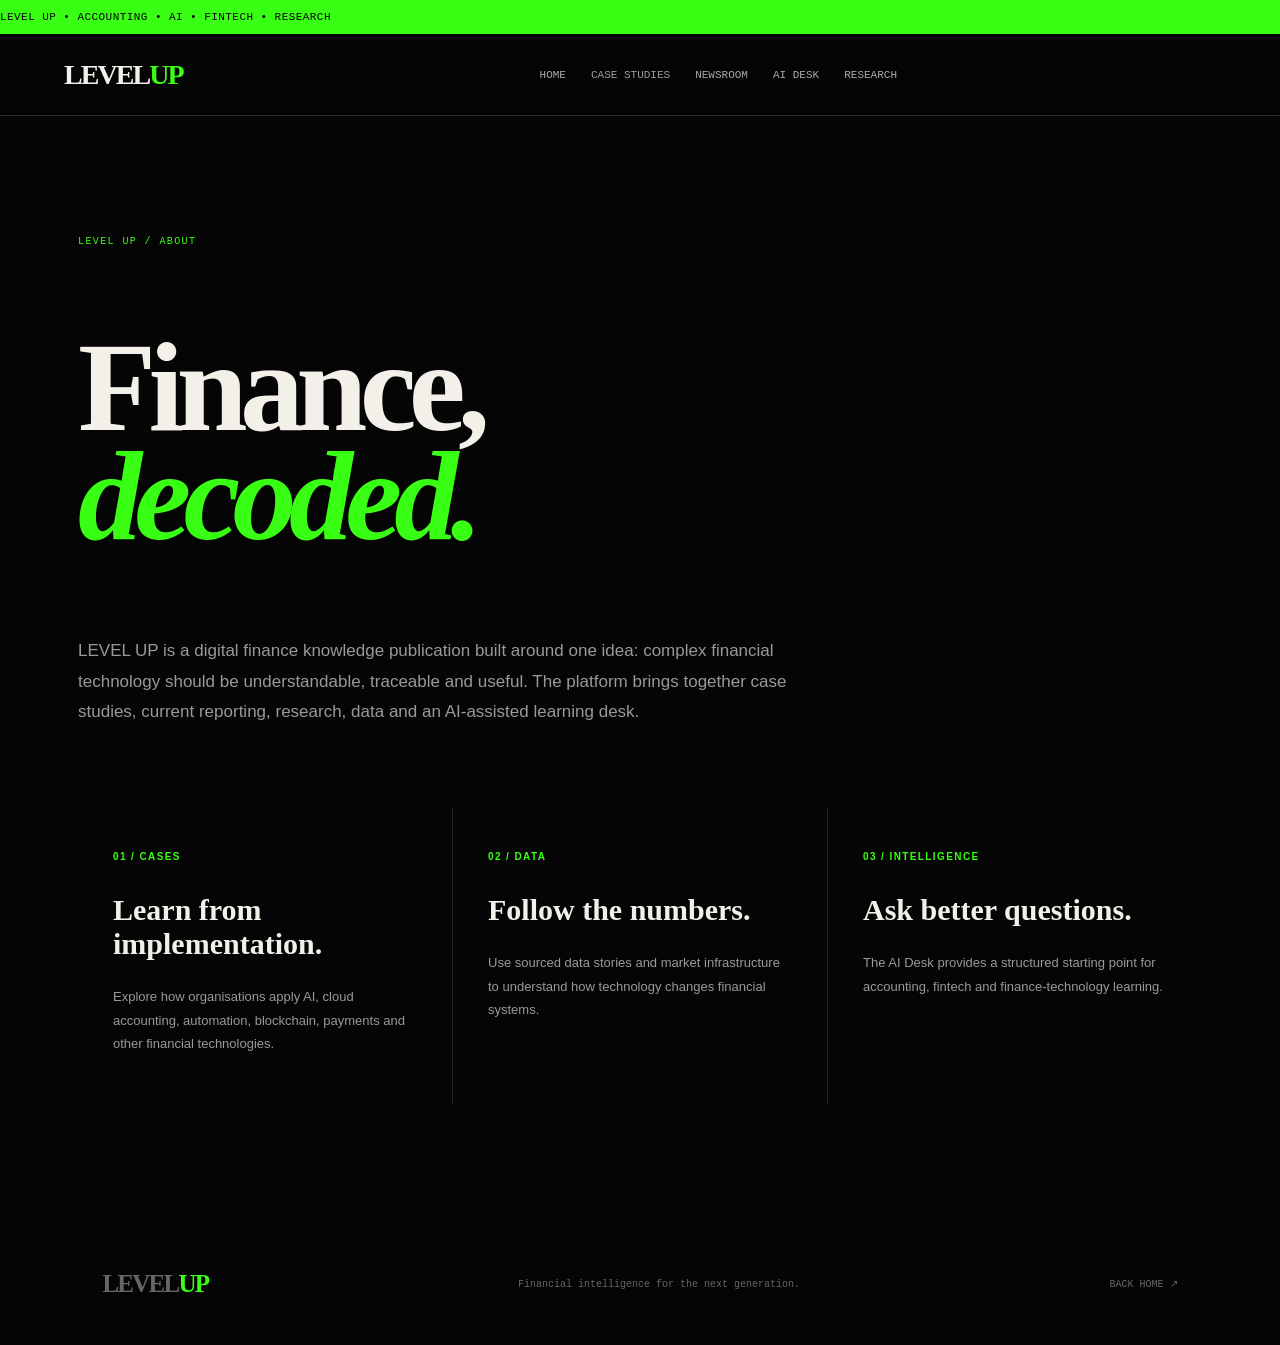
<file: about.html>
<!doctype html><html lang="en"><head><meta charset="utf-8"><meta name="viewport" content="width=device-width,initial-scale=1"><title>About — LEVEL UP</title><link rel="stylesheet" href="style.css"><style>
.about{max-width:1180px;margin:auto;padding:120px 28px}.about h1{font:700 clamp(65px,10vw,145px)/.85 Georgia,serif;letter-spacing:-.06em}.about h1 em{color:#39FF14}.about p{max-width:760px;color:#999;font-size:17px;line-height:1.8}.about-grid{display:grid;grid-template-columns:repeat(3,1fr);gap:1px;background:#222;margin-top:80px}.about-grid article{background:#050505;padding:35px}.about-grid b{color:#39FF14;font-size:10px;letter-spacing:.14em}.about-grid h2{font:700 30px Georgia,serif}.about-grid p{font-size:13px}@media(max-width:750px){.about-grid{grid-template-columns:1fr}}
</style></head><body><div class="ticker"><div class="ticker-track">LEVEL UP • ACCOUNTING • AI • FINTECH • RESEARCH</div></div><header class="site-header"><a class="brand" href="index.html">LEVEL<span>UP</span></a><nav><a href="index.html">HOME</a><a href="case-studies.html">CASE STUDIES</a><a href="news.html">NEWSROOM</a><a href="ai-desk.html">AI DESK</a><a href="research.html">RESEARCH</a></nav></header><main class="about"><div class="eyebrow">LEVEL UP / ABOUT</div><h1>Finance,<br><em>decoded.</em></h1><p>LEVEL UP is a digital finance knowledge publication built around one idea: complex financial technology should be understandable, traceable and useful. The platform brings together case studies, current reporting, research, data and an AI-assisted learning desk.</p><div class="about-grid"><article><b>01 / CASES</b><h2>Learn from implementation.</h2><p>Explore how organisations apply AI, cloud accounting, automation, blockchain, payments and other financial technologies.</p></article><article><b>02 / DATA</b><h2>Follow the numbers.</h2><p>Use sourced data stories and market infrastructure to understand how technology changes financial systems.</p></article><article><b>03 / INTELLIGENCE</b><h2>Ask better questions.</h2><p>The AI Desk provides a structured starting point for accounting, fintech and finance-technology learning.</p></article></div></main><footer class="site-footer"><div class="brand">LEVEL<span>UP</span></div><p>Financial intelligence for the next generation.</p><a href="index.html">BACK HOME ↗</a></footer></body></html>
</file>
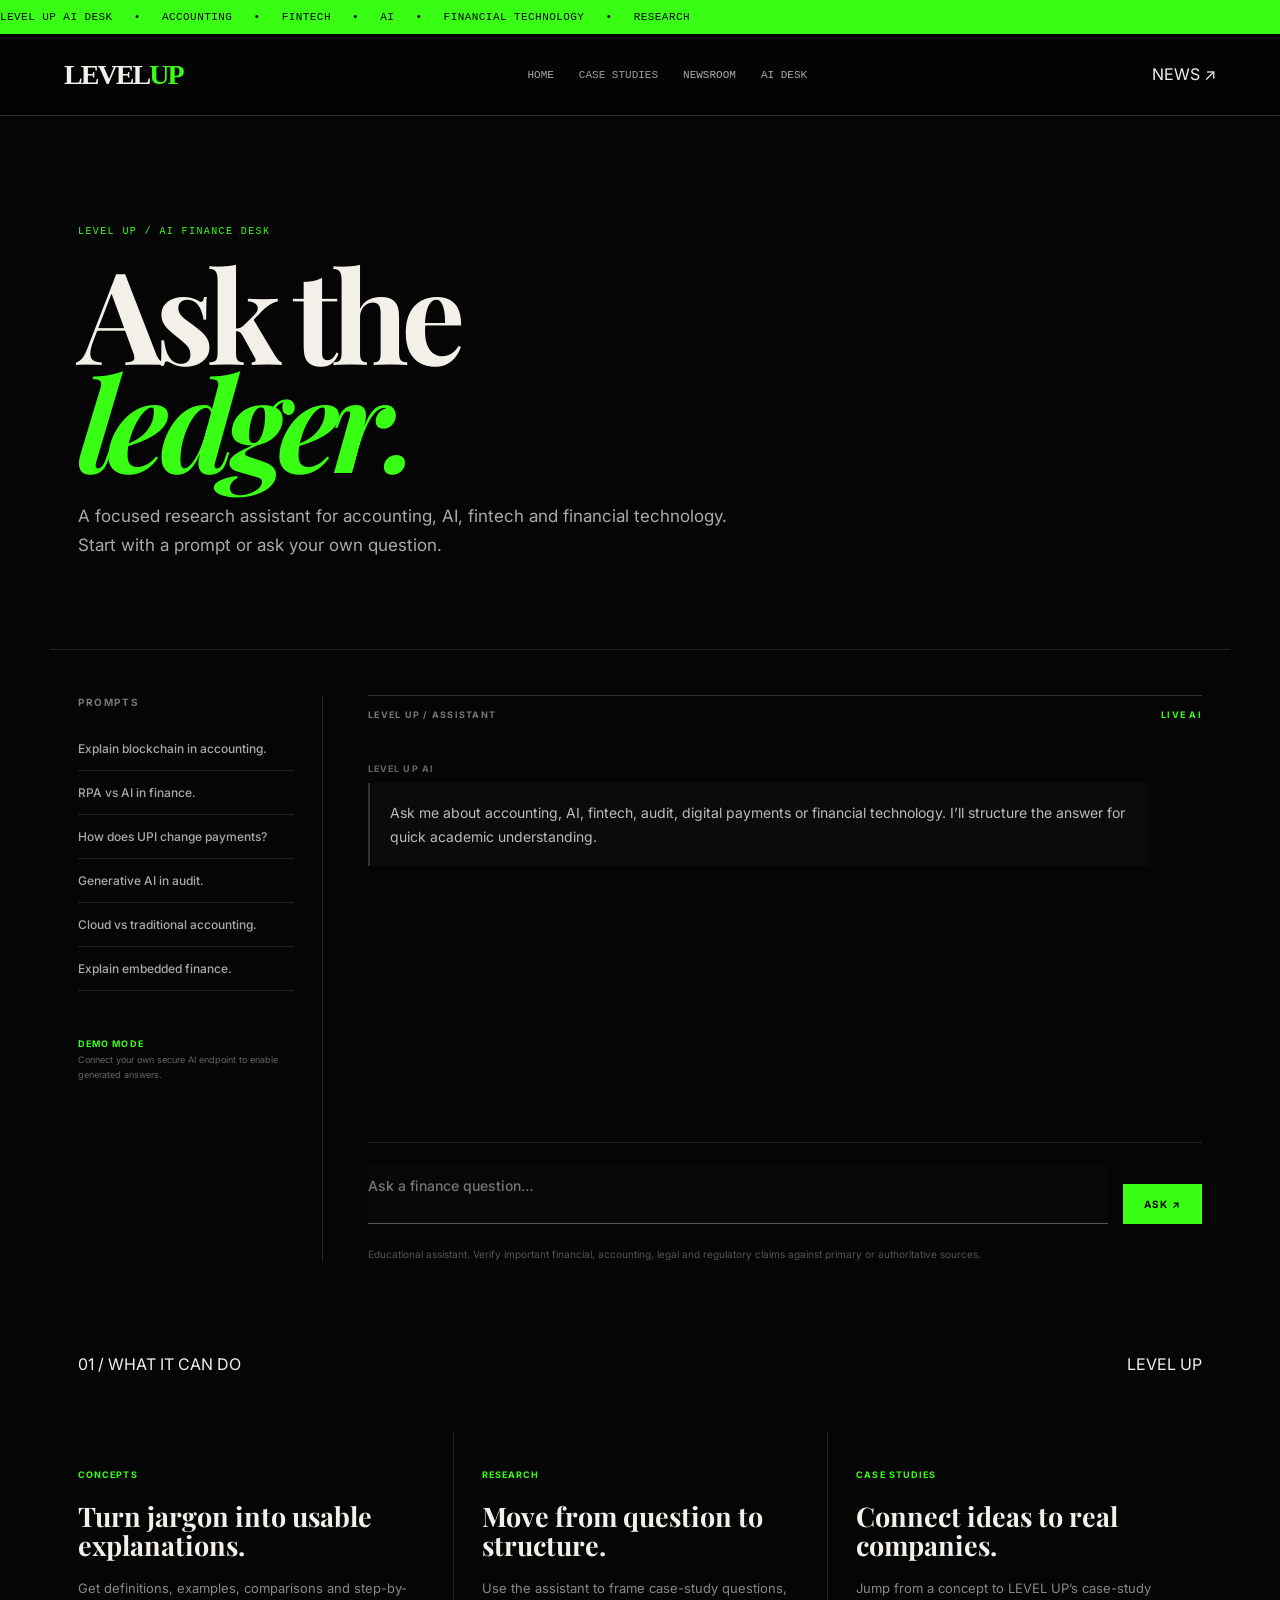
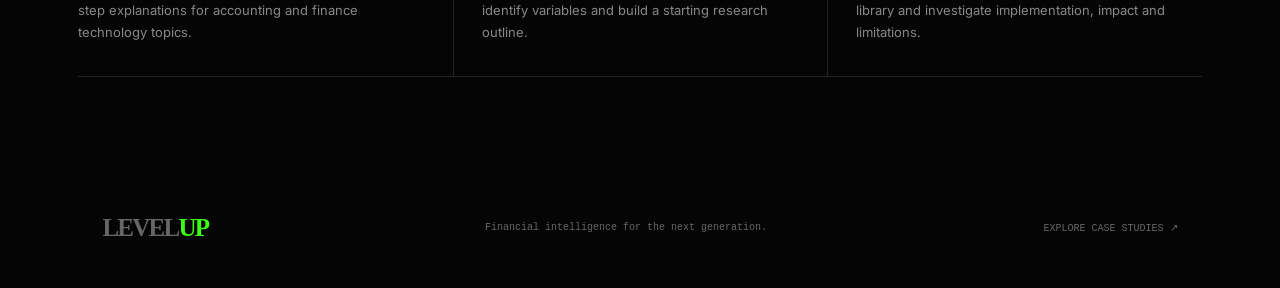
<file: ai-desk.html>
<!DOCTYPE html>
<html lang="en">
<head>
<meta charset="UTF-8">
<meta name="viewport" content="width=device-width, initial-scale=1.0">
<title>AI Finance Desk — LEVEL UP</title>
<link rel="preconnect" href="https://fonts.googleapis.com">
<link rel="preconnect" href="https://fonts.gstatic.com" crossorigin>
<link href="https://fonts.googleapis.com/css2?family=Inter:wght@400;500;600;700&family=Playfair+Display:ital,wght@0,600;0,700;1,600;1,700&display=swap" rel="stylesheet">
<link rel="stylesheet" href="style.css">
<link rel="stylesheet" href="ai-desk.css">
</head>
<body>
<div class="ticker"><div class="ticker-track">LEVEL UP AI DESK &nbsp; • &nbsp; ACCOUNTING &nbsp; • &nbsp; FINTECH &nbsp; • &nbsp; AI &nbsp; • &nbsp; FINANCIAL TECHNOLOGY &nbsp; • &nbsp; RESEARCH</div></div>
<header class="site-header">
  <a class="brand" href="index.html">LEVEL<span>UP</span></a>
  <nav>
    <a href="index.html">HOME</a>
    <a href="case-studies.html">CASE STUDIES</a>
    <a href="news.html">NEWSROOM</a>
    <a class="active" href="ai-desk.html">AI DESK</a>
  </nav>
  <a class="search-trigger" href="news.html">NEWS ↗</a>
</header>

<main class="desk">
<section class="desk-hero">
  <div class="eyebrow">LEVEL UP / AI FINANCE DESK</div>
  <h1>Ask the<br><em>ledger.</em></h1>
  <p>A focused research assistant for accounting, AI, fintech and financial technology. Start with a prompt or ask your own question.</p>
</section>

<section class="assistant-shell">
  <div class="desk-side">
    <div class="side-label">PROMPTS</div>
    <button class="prompt" data-prompt="Explain blockchain in accounting in simple terms.">Explain blockchain in accounting.</button>
    <button class="prompt" data-prompt="What is the difference between RPA and AI in finance?">RPA vs AI in finance.</button>
    <button class="prompt" data-prompt="How does UPI change digital payments in India?">How does UPI change payments?</button>
    <button class="prompt" data-prompt="What is generative AI used for in audit?">Generative AI in audit.</button>
    <button class="prompt" data-prompt="Compare cloud accounting with traditional accounting.">Cloud vs traditional accounting.</button>
    <button class="prompt" data-prompt="Explain embedded finance with a practical example.">Explain embedded finance.</button>
    <div class="side-note">DEMO MODE<br><span>Connect your own secure AI endpoint to enable generated answers.</span></div>
  </div>

  <div class="chat">
    <div class="chat-top"><span>LEVEL UP / ASSISTANT</span><span id="status">DEMO MODE</span></div>
    <div id="messages" class="messages">
      <div class="message assistant">
        <span class="msg-label">LEVEL UP AI</span>
        <div class="bubble">Ask me about accounting, AI, fintech, audit, digital payments or financial technology. I’ll structure the answer for quick academic understanding.</div>
      </div>
    </div>
    <form id="chatForm" class="composer">
      <textarea id="question" rows="2" placeholder="Ask a finance question…" required></textarea>
      <button type="submit">ASK ↗</button>
    </form>
    <div class="disclaimer">Educational assistant. Verify important financial, accounting, legal and regulatory claims against primary or authoritative sources.</div>
  </div>
</section>

<section class="desk-notes">
  <div class="section-head"><span>01 / WHAT IT CAN DO</span><span>LEVEL UP</span></div>
  <div class="notes-grid">
    <article><b>CONCEPTS</b><h2>Turn jargon into usable explanations.</h2><p>Get definitions, examples, comparisons and step-by-step explanations for accounting and finance technology topics.</p></article>
    <article><b>RESEARCH</b><h2>Move from question to structure.</h2><p>Use the assistant to frame case-study questions, identify variables and build a starting research outline.</p></article>
    <article><b>CASE STUDIES</b><h2>Connect ideas to real companies.</h2><p>Jump from a concept to LEVEL UP’s case-study library and investigate implementation, impact and limitations.</p></article>
  </div>
</section>
</main>

<footer class="site-footer">
  <div class="brand">LEVEL<span>UP</span></div>
  <p>Financial intelligence for the next generation.</p>
  <a href="case-studies.html">EXPLORE CASE STUDIES ↗</a>
</footer>

<script src="ai-desk.js"></script>
</body>
</html>
</file>
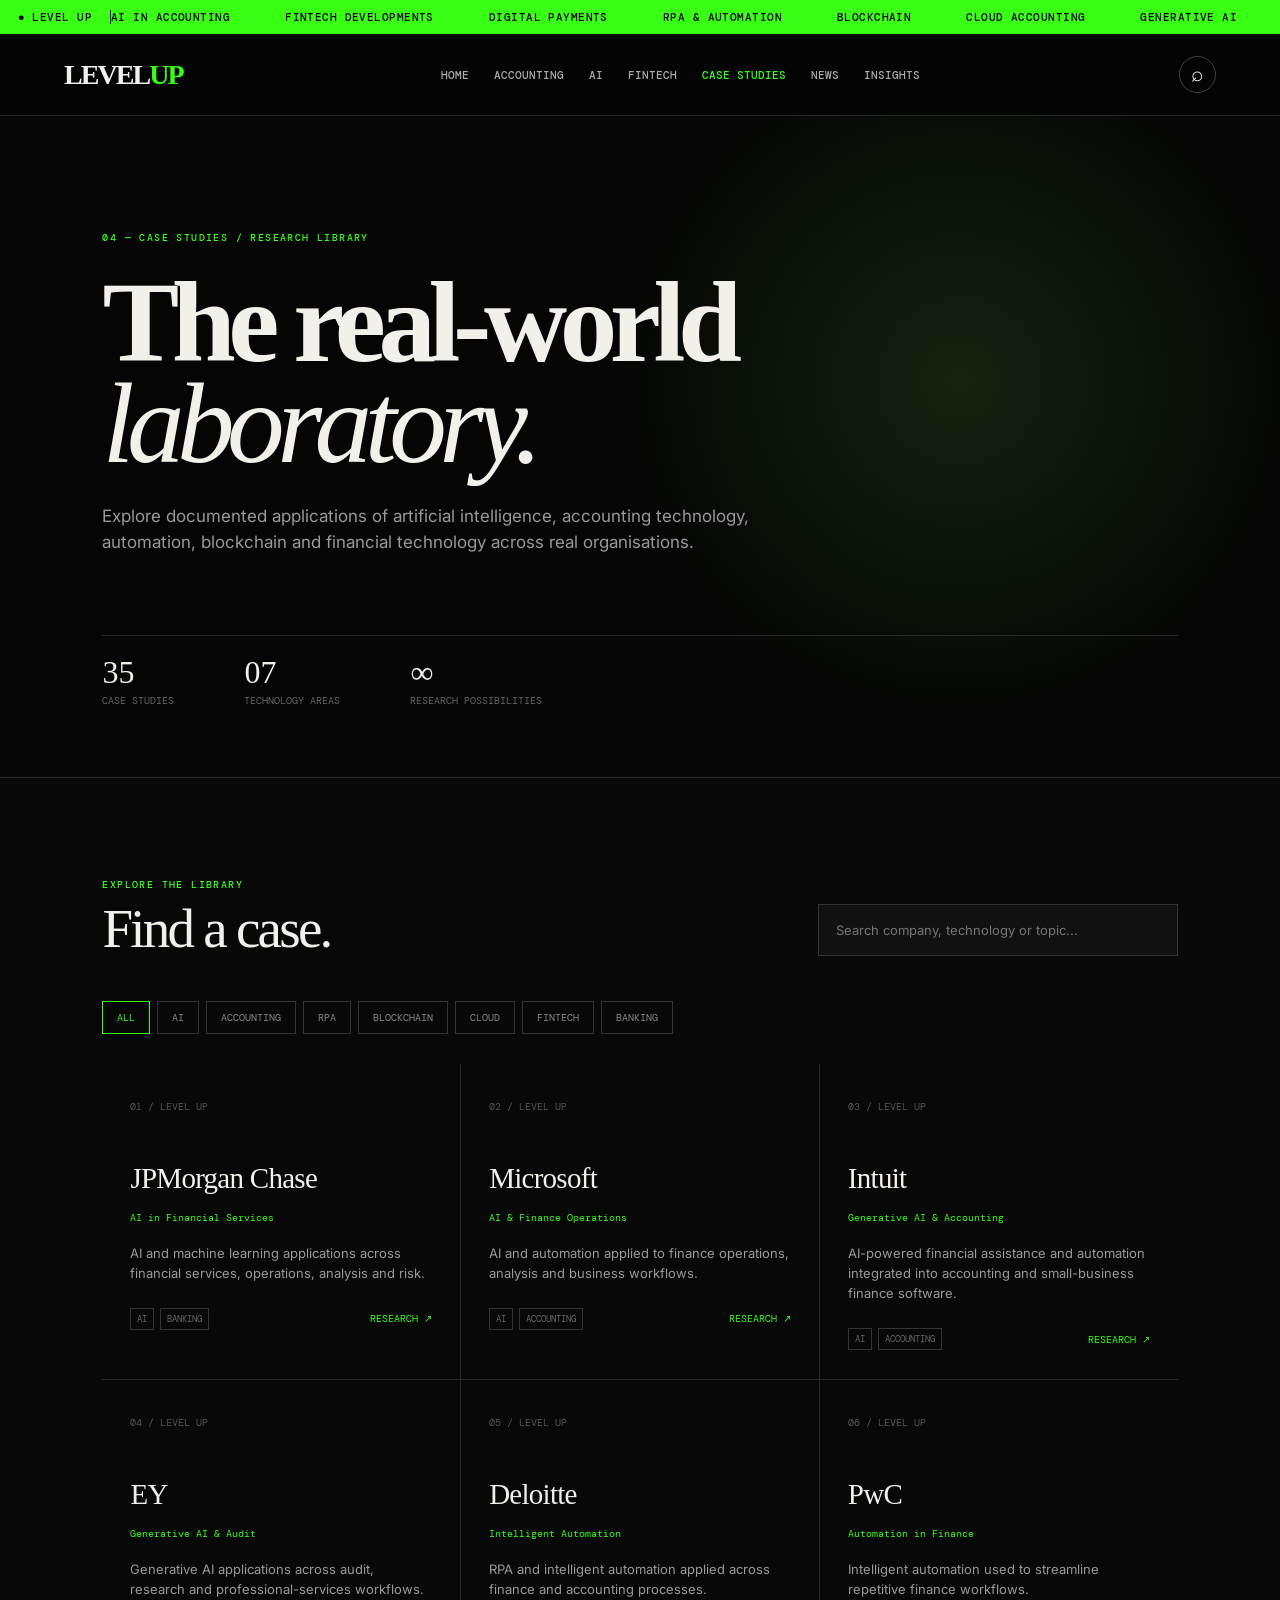
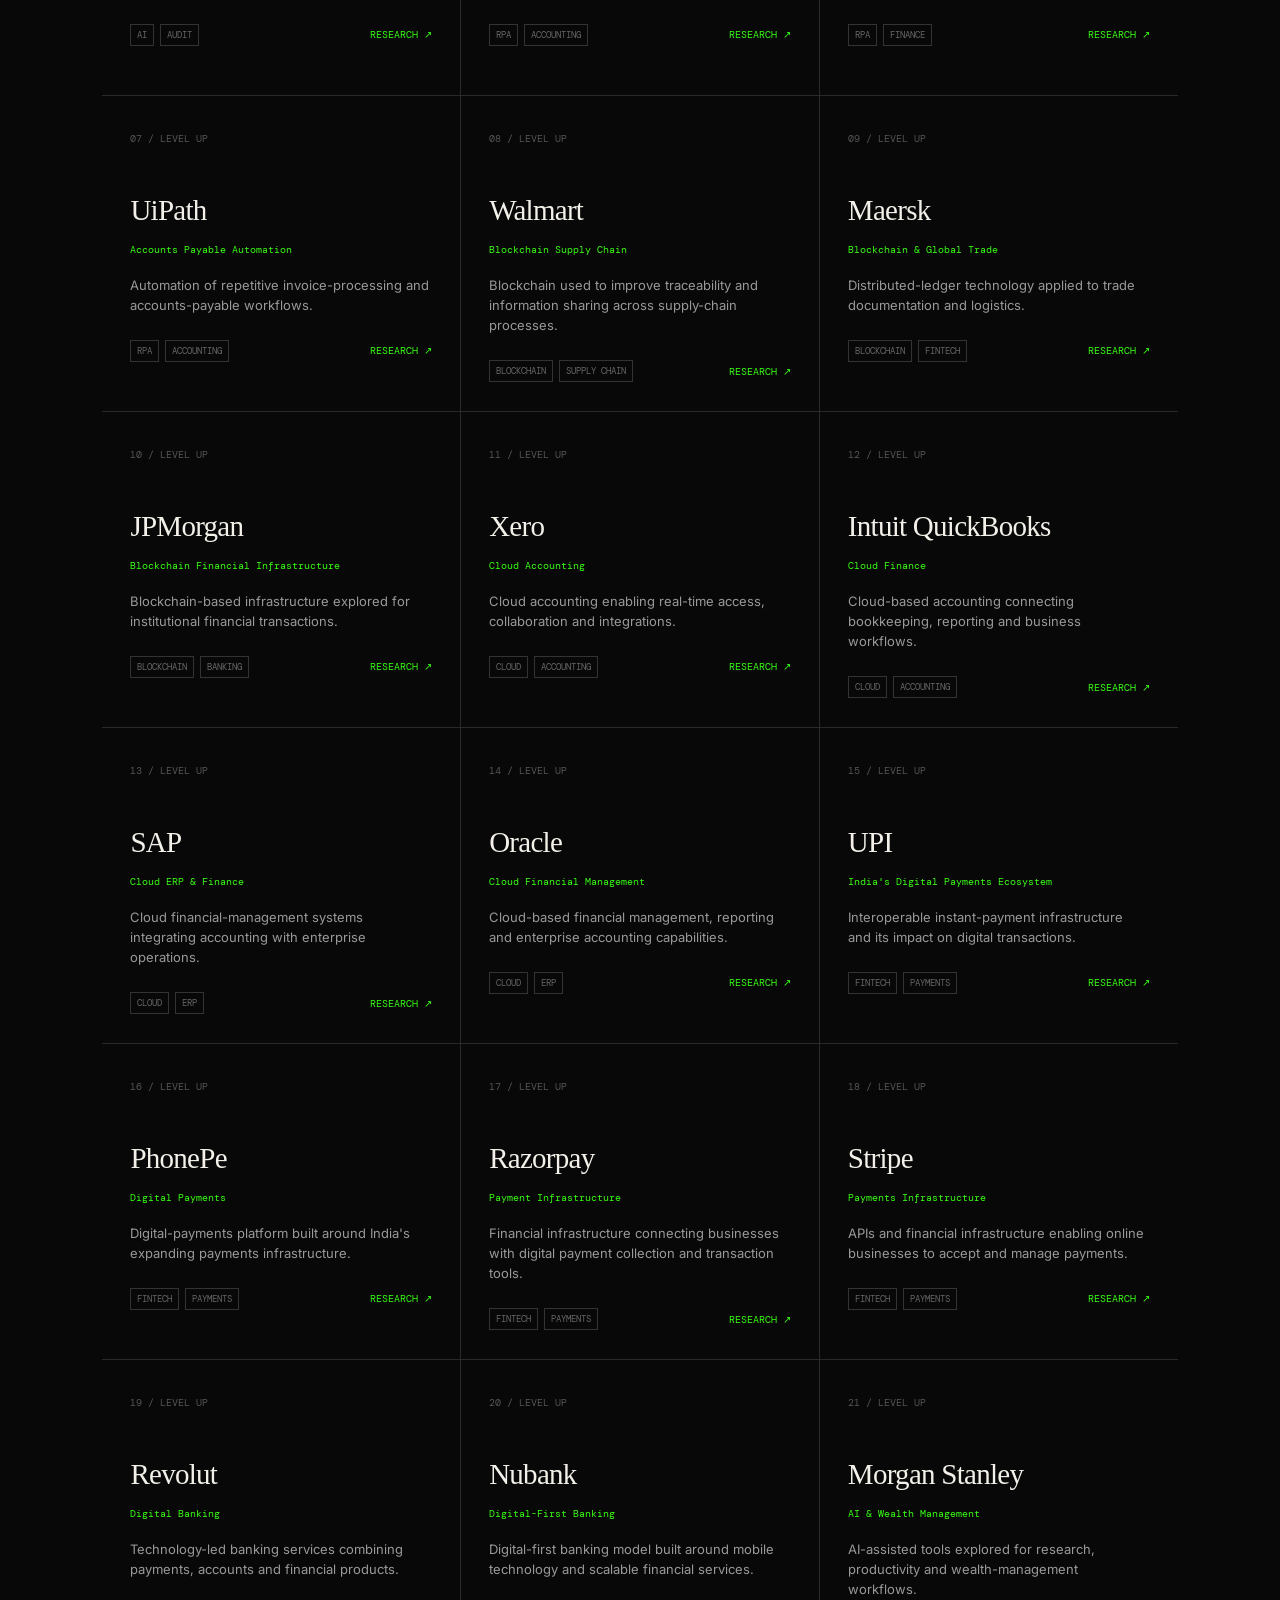
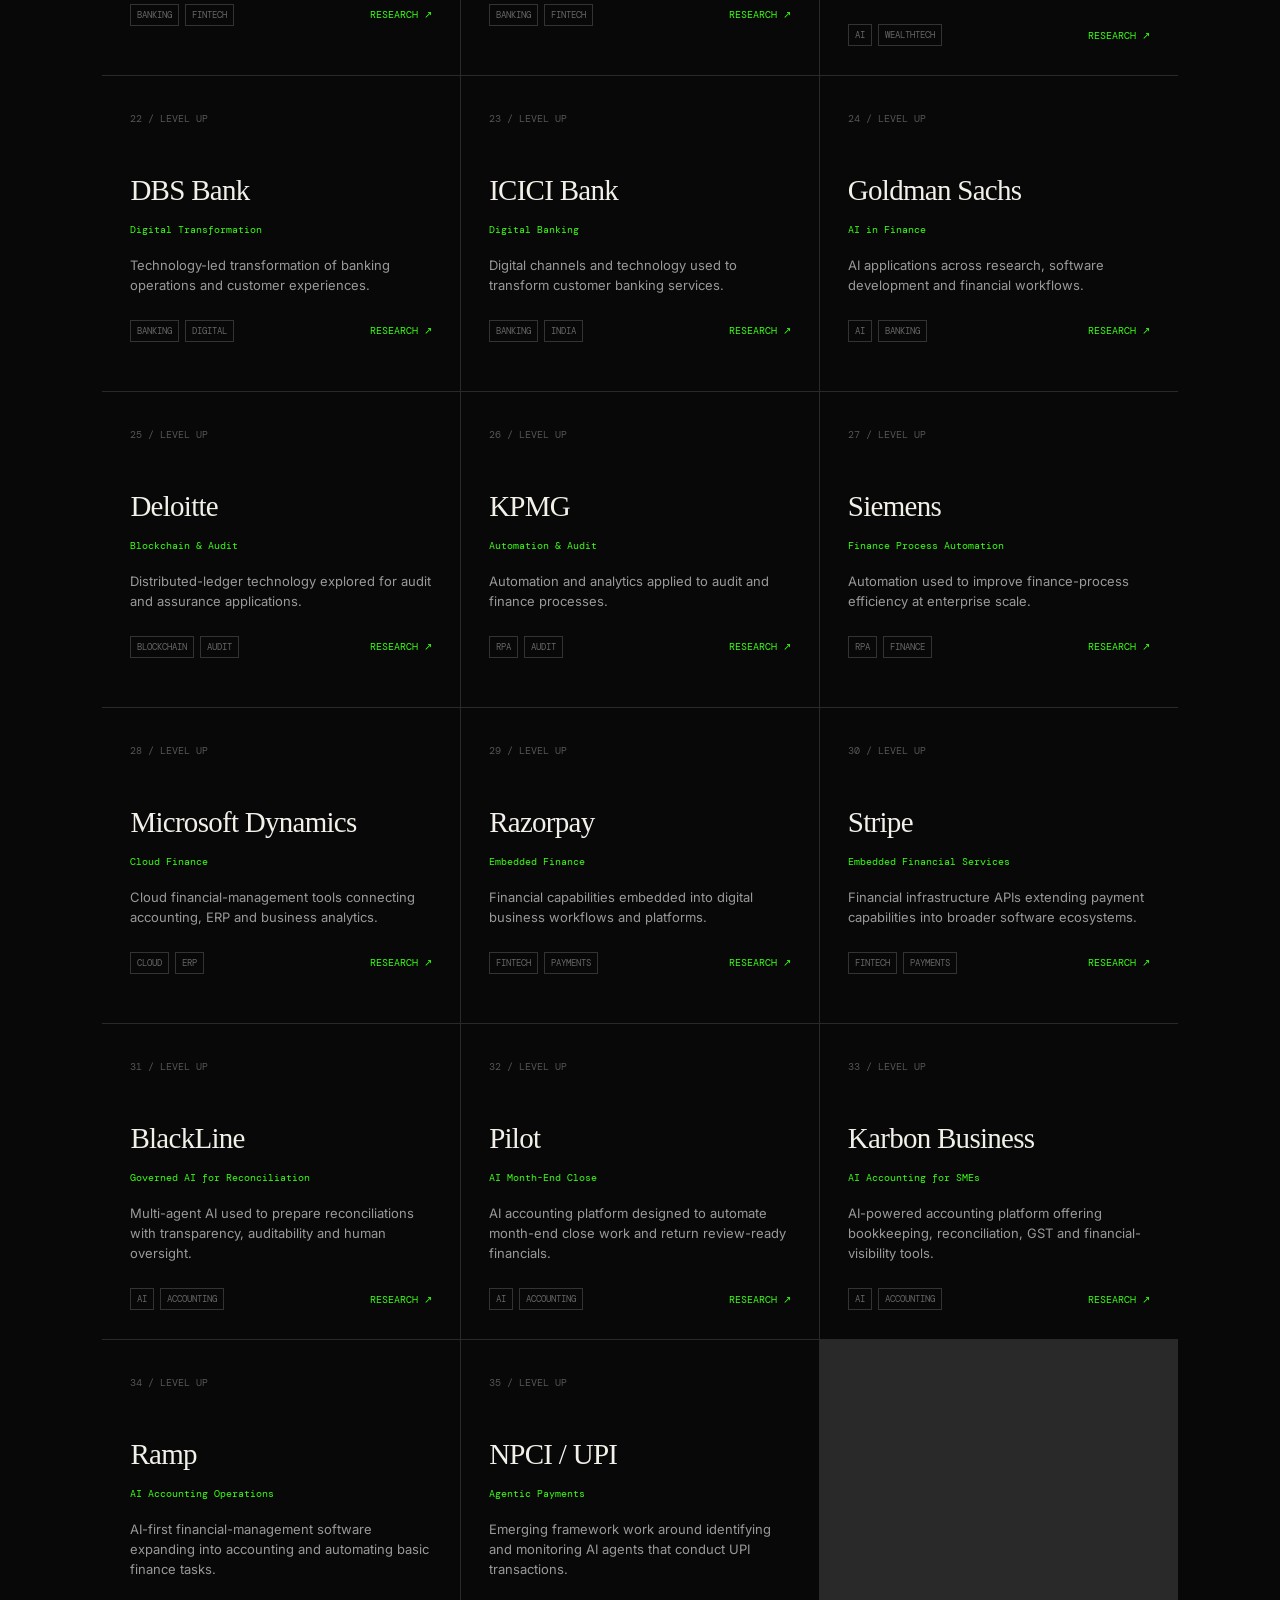
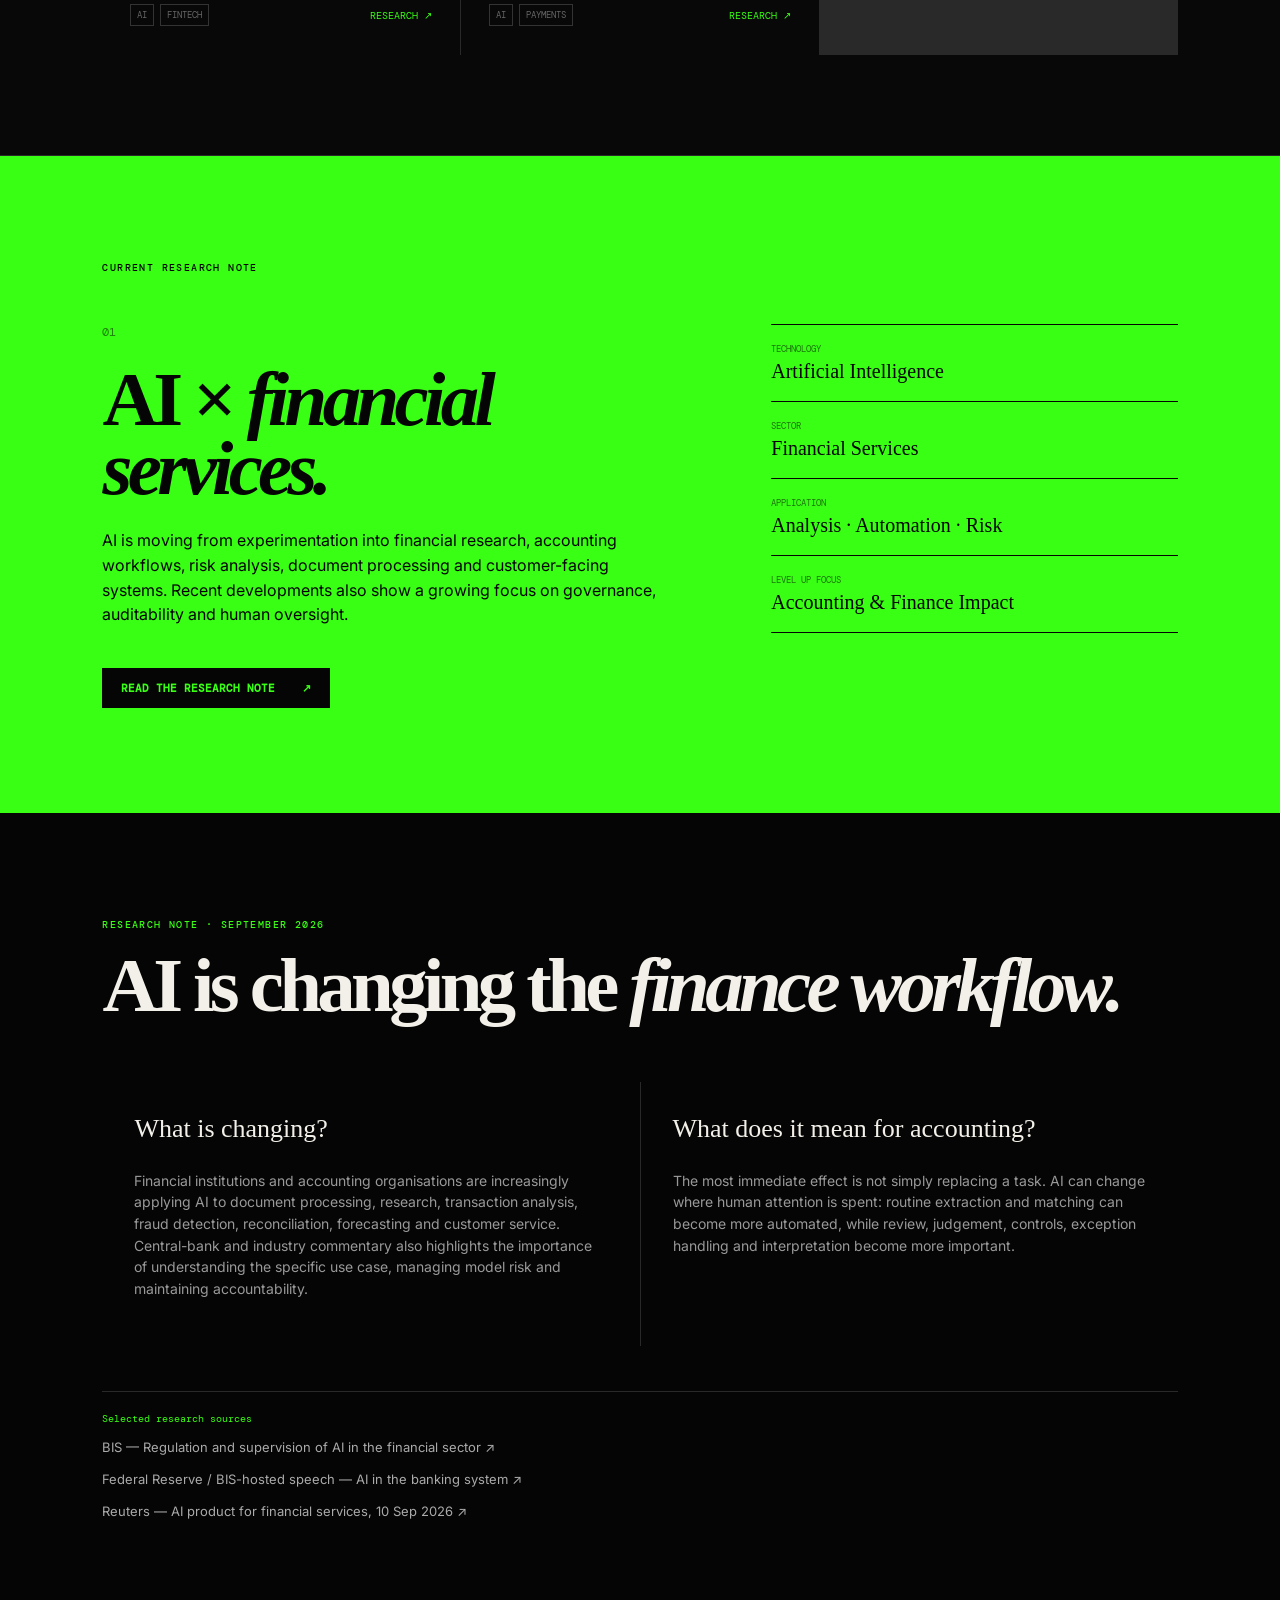
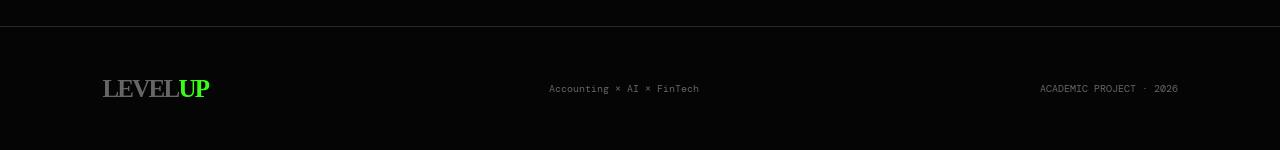
<file: case-studies.html>
<!DOCTYPE html>
<html lang="en">
<head>
<meta charset="UTF-8">
<meta name="viewport" content="width=device-width, initial-scale=1.0">
<title>Case Studies — LEVEL UP</title>
<link rel="preconnect" href="https://fonts.googleapis.com">
<link rel="preconnect" href="https://fonts.gstatic.com" crossorigin>
<link href="https://fonts.googleapis.com/css2?family=DM+Mono:wght@400;500&family=Inter:wght@400;500;600&display=swap" rel="stylesheet">
<link rel="stylesheet" href="style.css">
<link rel="stylesheet" href="case-studies.css">
</head>
<body>
<div class="ticker"><span class="ticker-label">● LEVEL UP</span><div class="ticker-track" id="tickerTrack"></div></div>
<header class="site-header">
<a class="brand" href="index.html">LEVEL<span>UP</span></a>
<nav>
<a href="index.html">Home</a><a href="index.html#accounting">Accounting</a><a href="index.html#ai">AI</a><a href="index.html#fintech">FinTech</a><a class="active-nav" href="case-studies.html">Case Studies</a><a href="index.html#news">News</a><a href="index.html#insights">Insights</a>
</nav>
<button class="search-btn" id="openSearch">⌕</button>
</header>

<main>
<section class="case-hero">
<div class="eyebrow">04 — CASE STUDIES / RESEARCH LIBRARY</div>
<h1>The real-world <em>laboratory.</em></h1>
<p>Explore documented applications of artificial intelligence, accounting technology, automation, blockchain and financial technology across real organisations.</p>
<div class="case-stat-row">
<div><strong id="caseCount">30</strong><span>CASE STUDIES</span></div>
<div><strong>07</strong><span>TECHNOLOGY AREAS</span></div>
<div><strong>∞</strong><span>RESEARCH POSSIBILITIES</span></div>
</div>
</section>

<section class="case-library">
<div class="library-top">
<div><div class="eyebrow">EXPLORE THE LIBRARY</div><h2>Find a case.</h2></div>
<div class="case-search"><input type="search" id="caseSearch" placeholder="Search company, technology or topic..."></div>
</div>
<div class="case-filters" id="caseFilters"></div>
<div class="case-library-grid" id="caseLibraryGrid"></div>
</section>

<section class="featured-case">
<div class="eyebrow">CURRENT RESEARCH NOTE</div>
<div class="featured-layout">
<div>
<div class="featured-number">01</div>
<h2>AI × <em>financial services.</em></h2>
<p>AI is moving from experimentation into financial research, accounting workflows, risk analysis, document processing and customer-facing systems. Recent developments also show a growing focus on governance, auditability and human oversight.</p>
<a class="button" href="#research">Read the research note <span>↗</span></a>
</div>
<div class="featured-data">
<div><span>TECHNOLOGY</span><strong>Artificial Intelligence</strong></div>
<div><span>SECTOR</span><strong>Financial Services</strong></div>
<div><span>APPLICATION</span><strong>Analysis · Automation · Risk</strong></div>
<div><span>LEVEL UP FOCUS</span><strong>Accounting & Finance Impact</strong></div>
</div>
</div>
</section>

<section class="research-note" id="research">
<div class="eyebrow">RESEARCH NOTE · SEPTEMBER 2026</div>
<h2>AI is changing the <em>finance workflow.</em></h2>
<div class="research-columns">
<div><h3>What is changing?</h3><p>Financial institutions and accounting organisations are increasingly applying AI to document processing, research, transaction analysis, fraud detection, reconciliation, forecasting and customer service. Central-bank and industry commentary also highlights the importance of understanding the specific use case, managing model risk and maintaining accountability.</p></div>
<div><h3>What does it mean for accounting?</h3><p>The most immediate effect is not simply replacing a task. AI can change where human attention is spent: routine extraction and matching can become more automated, while review, judgement, controls, exception handling and interpretation become more important.</p></div>
</div>
<div class="source-box">
<strong>Selected research sources</strong>
<a href="https://www.bis.org/speeches/20260520-regulation-and-supervision-financial-sector-age-artificial-intelligence" target="_blank">BIS — Regulation and supervision of AI in the financial sector ↗</a>
<a href="https://www.bis.org/speeches/20260505-artificial-intelligence-financial-system" target="_blank">Federal Reserve / BIS-hosted speech — AI in the banking system ↗</a>
<a href="https://www.reuters.com/business/openai-launches-chatgpt-financial-services-industry-2026-09-10/" target="_blank">Reuters — AI product for financial services, 10 Sep 2026 ↗</a>
</div>
</section>
</main>

<footer><div class="brand">LEVEL<span>UP</span></div><p>Accounting × AI × FinTech</p><span>ACADEMIC PROJECT · 2026</span></footer>

<dialog id="searchDialog">
<button class="close" id="closeSearch">×</button>
<div class="eyebrow">SEARCH LEVEL UP</div>
<input id="globalSearch" type="search" placeholder="AI, blockchain, fintech, accounting...">
<div id="searchResults"></div>
</dialog>
<script src="case-studies.js"></script>
</body>
</html>
</file>
<file: style.css>
*{box-sizing:border-box}html{scroll-behavior:smooth}body{margin:0;background:#050505;color:#f2f0e9;font-family:Inter,Arial,sans-serif;line-height:1.55}a{color:inherit;text-decoration:none}button,input{font:inherit}.ticker{height:34px;background:#39ff14;color:#050505;display:flex;align-items:center;overflow:hidden;font:500 11px "DM Mono",monospace;letter-spacing:.04em}.ticker-label{padding:0 18px;white-space:nowrap;border-right:1px solid #050505}.ticker-track{white-space:nowrap;animation:scroll 35s linear infinite}.ticker-track span{margin-right:55px}@keyframes scroll{from{transform:translateX(0)}to{transform:translateX(-50%)}}.site-header{height:82px;padding:0 5vw;border-bottom:1px solid #292929;display:flex;align-items:center;gap:38px;position:sticky;top:0;background:rgba(5,5,5,.94);backdrop-filter:blur(12px);z-index:20}.brand{font:700 25px Georgia,serif;letter-spacing:-.07em}.brand span{color:#39ff14}.site-header nav{display:flex;gap:25px;flex:1;justify-content:center;font:500 11px "DM Mono",monospace;text-transform:uppercase}.site-header nav a{opacity:.7}.site-header nav a:hover{opacity:1;color:#39ff14}.search-btn{border:1px solid #444;background:none;color:#fff;width:37px;height:37px;border-radius:50%;cursor:pointer;font-size:21px}.hero{min-height:650px;padding:115px 8vw 65px;border-bottom:1px solid #292929;background:radial-gradient(circle at 72% 45%,#12200e 0,#050505 32%)}.eyebrow,.tag{font:500 10px "DM Mono",monospace;letter-spacing:.14em;color:#39ff14}.hero h1{font:700 clamp(58px,8vw,125px)/.91 Georgia,serif;letter-spacing:-.065em;margin:25px 0;max-width:1050px}.hero h1 em,h2 em{font-style:italic;font-weight:600}.hero p{max-width:620px;color:#aaa;font-size:17px}.hero-actions{display:flex;align-items:center;gap:28px;margin-top:35px}.button{background:#39ff14;color:#050505;padding:13px 19px;font:600 11px "DM Mono",monospace;text-transform:uppercase}.button span{margin-left:20px}.text-link{font:500 11px "DM Mono",monospace;text-transform:uppercase}.hero-meta{margin-top:100px;border-top:1px solid #292929;padding-top:15px;display:flex;justify-content:space-between;color:#666;font:10px "DM Mono",monospace}.feature-grid{display:grid;grid-template-columns:2fr 1fr 1fr;border-bottom:1px solid #292929}.feature{padding:38px;border-right:1px solid #292929;min-height:340px}.feature:last-child{border-right:0}.feature-main{display:grid;grid-template-columns:1fr 1fr;gap:30px}.feature-image{min-height:265px;background:linear-gradient(135deg,#151515,#0b0b0b);border:1px solid #292929;display:grid;place-items:center}.ai-art span{font:italic 120px Georgia,serif;color:#39ff14;opacity:.9}.feature h2{font:42px/.95 Georgia,serif;margin:16px 0}.feature h3{font:29px/.98 Georgia,serif;margin:14px 0}.feature p,.section-head>p{color:#999;font-size:14px}.feature a,.insight-grid a{font:11px "DM Mono",monospace;text-transform:uppercase;color:#39ff14}.feature-number{font:11px "DM Mono",monospace;color:#555;margin-bottom:55px}.section,.case-section,.news-section,.market-section,.insights{padding:105px 8vw;border-bottom:1px solid #292929}.section-head{display:flex;justify-content:space-between;gap:50px;margin-bottom:55px}.section-head h2,.insights h2{font:600 clamp(42px,5vw,74px)/.96 Georgia,serif;letter-spacing:-.055em;margin:16px 0 0}.section-head>p{max-width:360px;margin-top:35px}.topic-grid{display:grid;grid-template-columns:repeat(4,1fr);border-top:1px solid #292929}.topic-grid article{padding:25px 20px 20px 0;border-right:1px solid #292929;margin-right:20px}.topic-grid article:last-child{border:0}.topic-grid span{font:10px "DM Mono",monospace;color:#666}.topic-grid h3{font:25px Georgia,serif;margin:35px 0 12px}.topic-grid p{color:#999;font-size:13px}.dark-section{padding:105px 8vw;background:#0a0a0a;border-bottom:1px solid #292929}.ai-flow{display:grid;grid-template-columns:1fr auto 1fr auto 1fr auto 1fr;align-items:center;gap:20px;margin:70px 0}.ai-flow>div{border-top:1px solid #555;padding-top:16px;font:500 12px "DM Mono",monospace}.ai-flow b{color:#39ff14;font-size:22px}.ai-flow small{color:#666;font:11px Inter}.ai-topics{display:grid;grid-template-columns:repeat(4,1fr);gap:1px;background:#292929}.ai-topics div{background:#0a0a0a;padding:22px}.ai-topics span,.fintech-list span,.insight-grid span{display:block;color:#39ff14;font:10px "DM Mono",monospace;margin-bottom:20px}.ai-topics strong{font:21px Georgia,serif;font-weight:500}.fintech-list{border-top:1px solid #292929}.fintech-list>div{display:grid;grid-template-columns:160px 1fr 1fr;gap:30px;padding:25px 0;border-bottom:1px solid #292929;align-items:center}.fintech-list h3{font:25px Georgia,serif;margin:0}.fintech-list p{margin:0;color:#777;font-size:13px}.case-section{background:#080808}.case-controls{display:flex;justify-content:space-between;gap:20px;margin-bottom:28px}.filters{display:flex;gap:8px;flex-wrap:wrap}.filter{background:none;border:1px solid #333;color:#aaa;padding:8px 13px;font:10px "DM Mono",monospace;cursor:pointer;text-transform:uppercase}.filter.active,.filter:hover{border-color:#39ff14;color:#39ff14}.case-controls input,.search-dialog input{background:#111;border:1px solid #333;color:#fff;padding:11px 14px;outline:none;min-width:230px}.case-grid{display:grid;grid-template-columns:repeat(3,1fr);gap:1px;background:#292929}.case-card{background:#080808;padding:25px;min-height:280px;display:flex;flex-direction:column}.case-card .index{font:10px "DM Mono",monospace;color:#555}.case-card h3{font:27px/.98 Georgia,serif;margin:42px 0 12px}.case-card p{font-size:13px;color:#999}.case-card .chips{margin-top:auto;display:flex;gap:7px;flex-wrap:wrap}.chip{font:9px "DM Mono",monospace;border:1px solid #333;color:#777;padding:5px 7px}.news-section{background:#050505}.news-grid{display:grid;grid-template-columns:repeat(3,1fr);gap:1px;background:#292929}.news-card{background:#050505;padding:28px;min-height:235px}.news-card h3{font:25px/.99 Georgia,serif;margin:18px 0}.news-card p{color:#999;font-size:13px}.news-card small{color:#666;font:10px "DM Mono",monospace}.market-section{background:#39ff14;color:#050505}.market-section .eyebrow{color:#050505}.market-grid{display:grid;grid-template-columns:repeat(4,1fr);gap:1px;background:#050505;margin-top:28px}.market-grid div{background:#39ff14;padding:24px;min-height:130px}.market-grid span,.market-grid small{display:block;font:10px "DM Mono",monospace}.market-grid strong{display:block;font:27px Georgia,serif;margin:18px 0 2px}.market-grid small{opacity:.55}.insight-grid{display:grid;grid-template-columns:repeat(3,1fr);gap:1px;background:#292929;margin-top:50px}.insight-grid article{background:#050505;padding:30px;min-height:220px}.insight-grid h3{font:28px/.98 Georgia,serif;margin:40px 0}.insight-grid a{display:block}footer{padding:45px 8vw;display:flex;justify-content:space-between;align-items:center;color:#666;font:10px "DM Mono",monospace}dialog{background:#0b0b0b;color:#fff;border:1px solid #444;width:min(700px,90vw);padding:45px}dialog::backdrop{background:rgba(0,0,0,.8)}dialog .close{position:absolute;right:20px;top:15px;background:none;border:0;color:#fff;font-size:28px;cursor:pointer}dialog input{width:100%;margin:25px 0;background:#111;border:1px solid #444;color:#fff;padding:15px}.result{padding:15px 0;border-top:1px solid #333}.result strong{font:20px Georgia,serif}.result small{display:block;color:#777;margin-top:5px}@media(max-width:900px){.site-header nav{display:none}.hero{padding-top:80px}.feature-grid,.feature-main,.topic-grid,.ai-topics,.case-grid,.news-grid,.insight-grid,.market-grid{grid-template-columns:1fr}.feature{border-right:0;border-bottom:1px solid #292929}.topic-grid article{border-right:0;border-bottom:1px solid #292929;margin:0}.section-head{display:block}.section-head>p{margin-top:25px}.ai-flow{grid-template-columns:1fr;gap:10px}.ai-flow b{text-align:center;transform:rotate(90deg)}.fintech-list>div{grid-template-columns:1fr;gap:8px}.case-controls{display:block}.case-controls input{width:100%;margin-top:12px}.hero-meta{margin-top:60px;gap:12px;flex-wrap:wrap}footer{display:block}footer>*{margin:10px 0}}
/* V6 editorial polish */
::selection{background:#39ff14;color:#050505}.site-header .brand{font-size:28px}.site-header nav a{transition:color .2s,opacity .2s}.site-header nav a[href="case-studies.html"]{color:#ddd}.hero{position:relative;overflow:hidden}.hero:after{content:"01";position:absolute;right:7vw;bottom:35px;font:italic 190px Georgia,serif;color:#111;z-index:0;pointer-events:none}.hero>*{position:relative;z-index:1}.hero h1{max-width:1000px}.feature{transition:background .25s}.feature:hover,.case-card:hover,.news-card:hover,.insight-grid article:hover{background:#0c0c0c}.feature-image{position:relative;overflow:hidden}.feature-image:after{content:"FINANCE / INTELLIGENCE / 2026";position:absolute;bottom:14px;left:16px;font:9px "DM Mono",monospace;color:#555}.case-card{cursor:pointer;transition:background .2s}.case-card:after{content:"VIEW CASE ↗";margin-top:18px;color:#39ff14;font:9px "DM Mono",monospace;letter-spacing:.12em;opacity:0;transition:.2s}.case-card:hover:after{opacity:1}.news-card{transition:background .2s;cursor:pointer}.market-grid div{position:relative;overflow:hidden}.market-grid strong{font-size:30px}.sparkline{position:absolute;right:18px;bottom:10px;width:58%;height:48px;opacity:.45}.sparkline polyline{fill:none;stroke:#050505;stroke-width:2}.insight-grid article{transition:background .2s}.reveal{opacity:0;transform:translateY(18px);transition:opacity .65s ease,transform .65s ease}.reveal.visible{opacity:1;transform:none}
@media(max-width:900px){.hero:after{font-size:110px;right:15px}.market-grid div{min-height:155px}.sparkline{width:70%}}

/* LEVEL UP custom pointer */
body{cursor:url("cursor.svg") 8 8, auto}
a,button,.button,.text-link,.case-card,.news-card,.filter,.search-btn{cursor:url("cursor-pointer.svg") 8 8, pointer}
a:hover,button:hover,.button:hover,.text-link:hover,.case-card:hover,.news-card:hover,.filter:hover,.search-btn:hover{cursor:url("cursor-active.svg") 8 8, pointer}

/* Live Global Markets */
.live-markets{padding:105px 8vw;border-bottom:1px solid #292929;background:#060606}
.market-board-head{display:flex;justify-content:space-between;align-items:center;border-top:1px solid #292929;border-bottom:1px solid #292929;padding:14px 0;color:#777;font:500 10px "DM Mono",monospace;letter-spacing:.12em}
.market-board-head-spaced{margin-top:58px}
.money-grid{display:grid;grid-template-columns:repeat(5,1fr);border-bottom:1px solid #292929}
.money-card{min-height:155px;padding:22px 20px 20px 0;border-right:1px solid #292929;margin-right:20px;display:flex;flex-direction:column;justify-content:space-between}
.money-card:nth-child(5n){border-right:0;margin-right:0}
.money-card .money-top{display:flex;justify-content:space-between;gap:12px}
.money-card .currency-name{font:500 10px "DM Mono",monospace;color:#777;letter-spacing:.06em}
.money-card .currency-rank{font:10px "DM Mono",monospace;color:#444}
.money-card h3{font:26px/.95 Georgia,serif;margin:18px 0 6px}
.money-card .money-value{font:13px "DM Mono",monospace;color:#bbb}
.money-card .money-change{font:700 11px "DM Mono",monospace;margin-top:9px}
.money-card.up .money-change,.global-market-card.up .market-change{color:#39FF14}
.money-card.down .money-change,.global-market-card.down .market-change{color:#ff4d4d}
.money-card.up h3,.global-market-card.up .market-price{color:#f2f0e9}
.money-card.down h3,.global-market-card.down .market-price{color:#ffb0b0}
.global-market-grid{display:grid;grid-template-columns:repeat(4,1fr);border-bottom:1px solid #292929}
.global-market-card{min-height:175px;padding:24px 20px 20px 0;border-right:1px solid #292929;margin-right:20px;display:flex;flex-direction:column}
.global-market-card:nth-child(4n){border-right:0;margin-right:0}
.global-market-card .market-type{font:10px "DM Mono",monospace;color:#39FF14;letter-spacing:.12em}
.global-market-card h3{font:25px/.98 Georgia,serif;margin:28px 0 8px}
.global-market-card .market-price{font:21px "DM Mono",monospace}
.global-market-card .market-change{font:700 11px "DM Mono",monospace;margin-top:10px}
.global-market-card .market-time{margin-top:auto;color:#555;font:9px "DM Mono",monospace}
.market-disclaimer{padding-top:16px;color:#555;font:10px/1.5 "DM Mono",monospace}
@media(max-width:1000px){.money-grid{grid-template-columns:repeat(2,1fr)}.money-card:nth-child(5n){border-right:1px solid #292929;margin-right:20px}.money-card:nth-child(2n){border-right:0;margin-right:0}.global-market-grid{grid-template-columns:repeat(2,1fr)}.global-market-card:nth-child(4n){border-right:1px solid #292929;margin-right:20px}.global-market-card:nth-child(2n){border-right:0;margin-right:0}}
@media(max-width:900px){.live-markets{padding:80px 8vw}.money-grid,.global-market-grid{grid-template-columns:1fr}.money-card,.money-card:nth-child(n),.global-market-card,.global-market-card:nth-child(n){border-right:0;border-bottom:1px solid #292929;margin:0;padding-right:0}.money-card:last-child,.global-market-card:last-child{border-bottom:0}.market-board-head{gap:20px}.market-board-head span:last-child{white-space:nowrap}}
</file>
<file: ai-desk.css>
/* LEVEL UP AI FINANCE DESK */
.desk-hero{max-width:1180px;margin:0 auto;padding:110px 28px 72px;border-bottom:1px solid #242424}
.desk-hero h1{font-family:"Playfair Display",Georgia,serif;font-size:clamp(70px,10vw,150px);line-height:.84;letter-spacing:-.06em;margin:22px 0 28px}
.desk-hero h1 em{color:#39FF14}.desk-hero p{max-width:650px;color:#aaa;font-size:17px;line-height:1.7}
.assistant-shell{max-width:1180px;margin:0 auto;padding:45px 28px 90px;display:grid;grid-template-columns:245px minmax(0,1fr);gap:45px}
.desk-side{border-right:1px solid #242424;padding-right:28px}.side-label{font-size:10px;font-weight:700;letter-spacing:.16em;color:#777;margin-bottom:17px}
.prompt{display:block;width:100%;text-align:left;background:none;border:0;border-bottom:1px solid #222;padding:14px 0;color:#aaa;font:500 12px Inter,sans-serif;cursor:pointer}.prompt:hover{color:#39FF14}
.side-note{margin-top:45px;color:#39FF14;font:700 9px/1.7 Inter,sans-serif;letter-spacing:.12em}.side-note span{color:#666;letter-spacing:0;font-weight:400}
.chat{min-width:0;border-top:1px solid #333}.chat-top{display:flex;justify-content:space-between;padding:13px 0;color:#777;font:700 9px Inter,sans-serif;letter-spacing:.14em}.chat-top span:last-child{color:#39FF14}
.messages{min-height:410px;max-height:590px;overflow:auto;padding:30px 0;border-bottom:1px solid #242424}
.message{max-width:800px;margin:0 0 30px}.message.user{margin-left:auto;text-align:right}.msg-label{display:block;color:#666;font:700 9px Inter,sans-serif;letter-spacing:.12em;margin-bottom:9px}.user .msg-label{color:#39FF14}.bubble{display:inline-block;max-width:780px;text-align:left;padding:18px 20px;background:#0b0b0b;color:#bbb;font-size:14px;line-height:1.7;border-left:2px solid #333}.user .bubble{border-left:0;border-right:2px solid #39FF14;color:#ddd}
.composer{display:grid;grid-template-columns:1fr auto;gap:15px;padding:22px 0}.composer textarea{resize:none;background:#080808;border:0;border-bottom:1px solid #555;color:#fff;outline:none;padding:12px 0;font:500 14px Inter,sans-serif}.composer textarea:focus{border-color:#39FF14}.composer button{align-self:end;background:#39FF14;color:#000;border:0;padding:14px 21px;font:700 10px Inter,sans-serif;letter-spacing:.12em;cursor:pointer}.composer button:disabled{opacity:.45;cursor:wait}.disclaimer{color:#555;font-size:10px;line-height:1.6}
.desk-notes{max-width:1180px;margin:0 auto;padding:0 28px 90px}.notes-grid{display:grid;grid-template-columns:repeat(3,1fr)}.notes-grid article{padding:28px 28px 20px 0;border-bottom:1px solid #222}.notes-grid article+article{padding-left:28px;border-left:1px solid #222}.notes-grid b{font:700 9px Inter,sans-serif;color:#39FF14;letter-spacing:.12em}.notes-grid h2{font:700 27px/1.05 "Playfair Display",Georgia,serif;margin:18px 0}.notes-grid p{color:#888;font-size:13px;line-height:1.7}
@media(max-width:800px){.assistant-shell{grid-template-columns:1fr}.desk-side{border-right:0;border-bottom:1px solid #222;padding:0 0 25px}.side-note{display:none}.notes-grid{grid-template-columns:1fr}.notes-grid article+article{padding-left:0;border-left:0}.composer{grid-template-columns:1fr}.composer button{justify-self:start}}
</file>
<file: case-studies.css>
.active-nav{color:#39ff14!important;opacity:1!important}.case-hero{min-height:590px;padding:115px 8vw 70px;border-bottom:1px solid #292929;background:radial-gradient(circle at 75% 40%,#13230f 0,#050505 34%)}.case-hero h1{max-width:900px;font:700 clamp(60px,9vw,130px)/.88 Georgia,serif;letter-spacing:-.065em;margin:28px 0}.case-hero h1 em{font-style:italic;font-weight:500}.case-hero>p{max-width:650px;color:#999;font-size:17px}.case-stat-row{display:flex;gap:70px;margin-top:80px;padding-top:18px;border-top:1px solid #292929}.case-stat-row div{display:flex;flex-direction:column}.case-stat-row strong{font:500 32px Georgia,serif}.case-stat-row span{margin-top:3px;color:#666;font:10px "DM Mono",monospace}.case-library{padding:100px 8vw;background:#080808;border-bottom:1px solid #292929}.library-top{display:flex;justify-content:space-between;align-items:end;gap:40px;margin-bottom:45px}.library-top h2{margin:12px 0 0;font:55px/.95 Georgia,serif;letter-spacing:-.05em}.case-search input{width:360px;padding:15px 17px;background:#111;border:1px solid #333;outline:none;color:white;font-size:13px}.case-search input:focus{border-color:#39ff14}.case-filters{display:flex;flex-wrap:wrap;gap:7px;padding-bottom:30px}.case-filter{padding:9px 14px;background:transparent;border:1px solid #333;color:#888;cursor:pointer;font:10px "DM Mono",monospace}.case-filter:hover,.case-filter.active{border-color:#39ff14;color:#39ff14}.case-library-grid{display:grid;grid-template-columns:repeat(3,1fr);gap:1px;background:#292929}.library-card{min-height:315px;padding:28px;background:#080808;display:flex;flex-direction:column;transition:.2s ease}.library-card:hover{background:#0d0d0d}.library-card-number{color:#555;font:10px "DM Mono",monospace}.library-card h3{margin:48px 0 10px;font:29px/.98 Georgia,serif;letter-spacing:-.025em}.library-card .category{color:#39ff14;font:10px "DM Mono",monospace}.library-card p{color:#999;font-size:13px;margin:15px 0 25px}.library-card-footer{margin-top:auto;display:flex;justify-content:space-between;align-items:center;gap:15px}.library-card-tags{display:flex;gap:6px;flex-wrap:wrap}.library-card-tags span{border:1px solid #333;padding:4px 6px;color:#666;font:9px "DM Mono",monospace}.read-case{color:#39ff14;font:10px "DM Mono",monospace}.featured-case{padding:105px 8vw;background:#39ff14;color:#050505}.featured-case .eyebrow{color:#050505}.featured-layout{display:grid;grid-template-columns:1.4fr 1fr;gap:100px;margin-top:50px}.featured-number{font:12px "DM Mono",monospace;opacity:.5}.featured-layout h2{font:600 clamp(50px,6vw,90px)/.9 Georgia,serif;letter-spacing:-.06em;margin:25px 0}.featured-layout h2 em{font-style:italic}.featured-layout p{max-width:620px;font-size:16px}.featured-data{border-top:1px solid #050505}.featured-data div{padding:18px 0;border-bottom:1px solid #050505}.featured-data span{display:block;font:9px "DM Mono",monospace;opacity:.55}.featured-data strong{display:block;margin-top:5px;font:20px Georgia,serif;font-weight:500}.featured-case .button{display:inline-block;margin-top:25px;background:#050505;color:#39ff14}.research-note{padding:105px 8vw;background:#050505;border-bottom:1px solid #292929}.research-note h2{font:600 clamp(45px,6vw,82px)/.92 Georgia,serif;letter-spacing:-.06em;margin:20px 0 60px}.research-note h2 em{font-style:italic}.research-columns{display:grid;grid-template-columns:1fr 1fr;gap:1px;background:#292929}.research-columns>div{background:#050505;padding:32px}.research-columns h3{font:26px Georgia,serif;margin-top:0}.research-columns p{color:#999;font-size:14px;max-width:600px}.source-box{margin-top:45px;padding-top:20px;border-top:1px solid #292929;display:flex;flex-direction:column;gap:12px}.source-box strong{font:10px "DM Mono",monospace;color:#39ff14}.source-box a{color:#aaa;font-size:13px}.source-box a:hover{color:#39ff14}dialog{background:#0b0b0b;color:#fff;border:1px solid #444;width:min(700px,90vw);padding:45px}dialog::backdrop{background:rgba(0,0,0,.8)}dialog .close{position:absolute;right:20px;top:15px;background:none;border:0;color:#fff;font-size:28px;cursor:pointer}dialog input{width:100%;margin:25px 0;background:#111;border:1px solid #444;color:#fff;padding:15px}.result{padding:15px 0;border-top:1px solid #333}.result strong{font:20px Georgia,serif}.result small{display:block;color:#777;margin-top:5px}@media(max-width:900px){.case-hero{padding-top:80px}.case-stat-row{gap:30px;flex-wrap:wrap}.library-top{display:block}.case-search input{width:100%;margin-top:25px}.case-library-grid{grid-template-columns:1fr}.featured-layout,.research-columns{grid-template-columns:1fr;gap:50px}}.library-card{display:block;text-decoration:none;color:inherit;transition:transform .25s ease,border-color .25s ease}.library-card:hover{transform:translateY(-4px);border-color:#39ff14}.library-card:hover .read-case{color:#39ff14}
</file>
